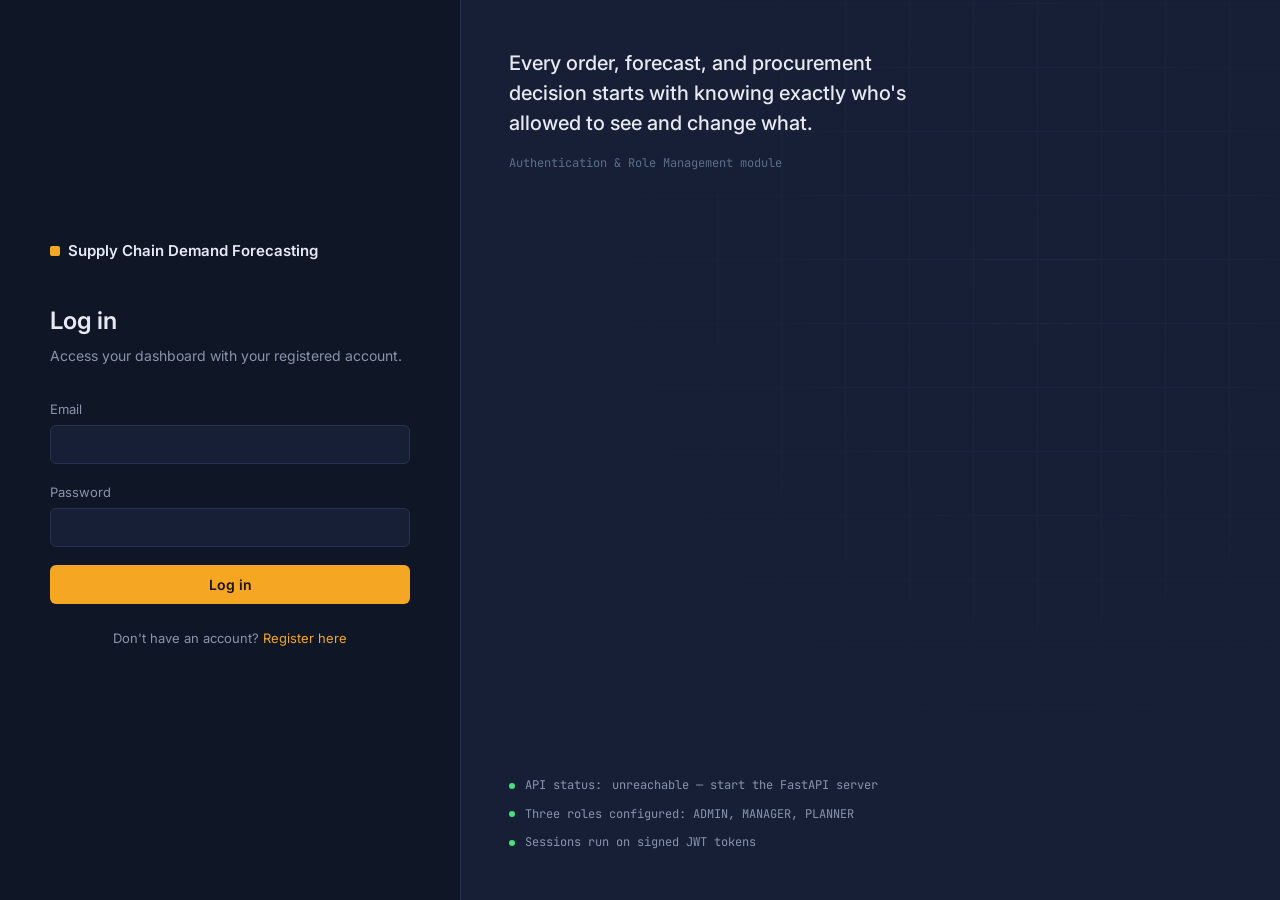
<file: frontend/index.html>
<!DOCTYPE html>
<html lang="en">
<head>
  <meta charset="UTF-8" />
  <meta name="viewport" content="width=device-width, initial-scale=1.0" />
  <title>Log in — Supply Chain Demand Forecasting System</title>
  <link rel="stylesheet" href="css/style.css" />
</head>
<body>

  <div class="auth-shell">

    <!-- Left: the login form -->
    <div class="auth-shell__form">
      <div class="auth-shell__form-inner">

        <div class="brand">
          <span class="brand__mark" aria-hidden="true"></span>
          <span class="brand__name">Supply Chain Demand Forecasting</span>
        </div>

        <h1 class="auth-title">Log in</h1>
        <p class="auth-subtitle">Access your dashboard with your registered account.</p>

        <div class="alert alert--error" id="error-alert" role="alert" hidden></div>

        <form id="login-form" novalidate>
          <div class="field">
            <label for="email">Email</label>
            <input type="email" id="email" name="email" autocomplete="email" required />
          </div>

          <div class="field">
            <label for="password">Password</label>
            <input type="password" id="password" name="password" autocomplete="current-password" required />
          </div>

          <button type="submit" class="btn" id="submit-btn">Log in</button>
        </form>

        <p class="auth-switch">
          Don't have an account? <a href="register.html">Register here</a>
        </p>

      </div>
    </div>

    <!-- Right: quiet contextual panel -->
    <div class="auth-shell__panel">
      <div class="panel-quote">
        <p class="panel-quote__text">
          Every order, forecast, and procurement decision starts with knowing
          exactly who's allowed to see and change what.
        </p>
        <p class="panel-quote__meta">Authentication &amp; Role Management module</p>
      </div>

      <div class="panel-status">
        <div class="panel-status__row"><span class="dot" aria-hidden="true"></span> API status: <span id="status-api">checking connection</span></div>
        <div class="panel-status__row"><span class="dot" aria-hidden="true"></span> Three roles configured: ADMIN, MANAGER, PLANNER</div>
        <div class="panel-status__row"><span class="dot" aria-hidden="true"></span> Sessions run on signed JWT tokens</div>
      </div>
    </div>

  </div>

  <script src="js/api.js"></script>
  <script src="js/login.js"></script>
</body>
</html>
</file>
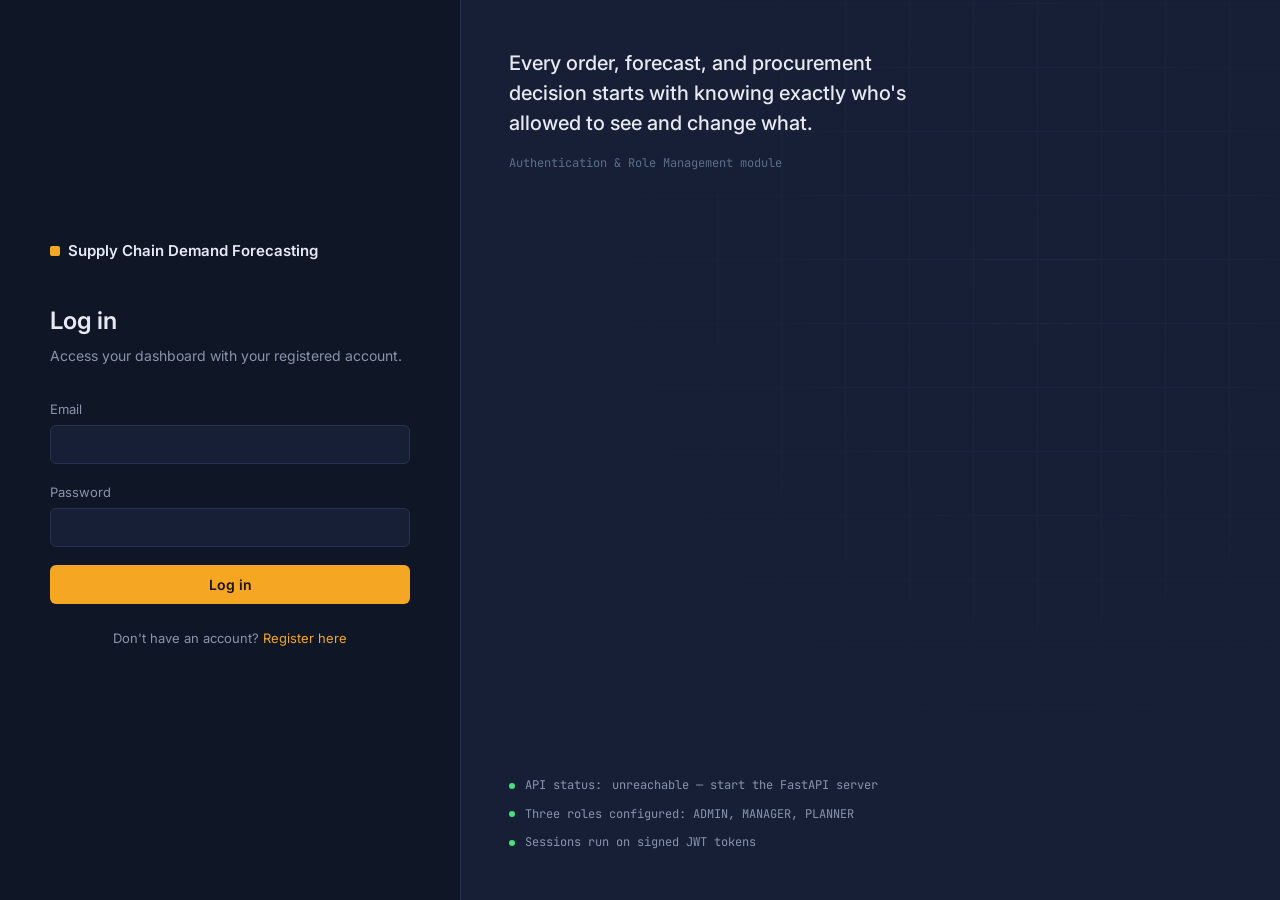
<file: frontend/dashboard.html>
<!DOCTYPE html>
<html lang="en">
<head>
  <meta charset="UTF-8" />
  <meta name="viewport" content="width=device-width, initial-scale=1.0" />
  <title>Dashboard — Supply Chain Demand Forecasting System</title>
  <link rel="stylesheet" href="css/style.css" />
</head>
<body>

  <header class="topbar">
    <div class="topbar__inner">
      <div class="brand">
        <span class="brand__mark" aria-hidden="true"></span>
        <span class="brand__name">Supply Chain Demand Forecasting</span>
      </div>
      <div class="topbar__user">
        <span class="topbar__user-name" id="topbar-name">—</span>
        <span class="role-badge" id="topbar-role" data-role="">—</span>
        <button class="btn btn--ghost btn--small" id="logout-btn">Log out</button>
      </div>
    </div>
  </header>

  <main class="main">

    <div class="alert alert--error" id="dashboard-error" role="alert" hidden></div>

    <!-- Profile summary, visible to every role -->
    <section class="section">
      <div class="section__header">
        <h2 class="section__title">Your profile</h2>
      </div>
      <div class="panel">
        <div class="stat-row" id="profile-stats">
          <div class="stat">
            <div class="stat__label">Loading</div>
            <div class="stat__value">…</div>
          </div>
        </div>
      </div>
    </section>

    <!-- Role-specific dashboard, filled in based on who's logged in -->
    <section class="section" id="role-section" hidden>
      <div class="section__header">
        <h2 class="section__title" id="role-section-title">Dashboard</h2>
        <span class="section__hint" id="role-section-hint"></span>
      </div>
      <div class="panel">
        <ul class="feature-list" id="role-feature-list"></ul>
      </div>
    </section>

    <!-- Admin-only user management table -->
    <section class="section" id="admin-section" hidden>
      <div class="section__header">
        <h2 class="section__title">User management</h2>
        <span class="section__hint">Admin only</span>
      </div>
      <div class="panel">
        <table class="data-table">
          <thead>
            <tr>
              <th>Name</th>
              <th>Email</th>
              <th>Role</th>
              <th>Status</th>
              <th>Joined</th>
              <th>Actions</th>
            </tr>
          </thead>
          <tbody id="users-table-body">
            <tr><td colspan="6" class="loading-row">Loading users…</td></tr>
          </tbody>
        </table>
      </div>
    </section>

  </main>

  <script src="js/api.js"></script>
  <script src="js/dashboard.js"></script>
</body>
</html>
</file>
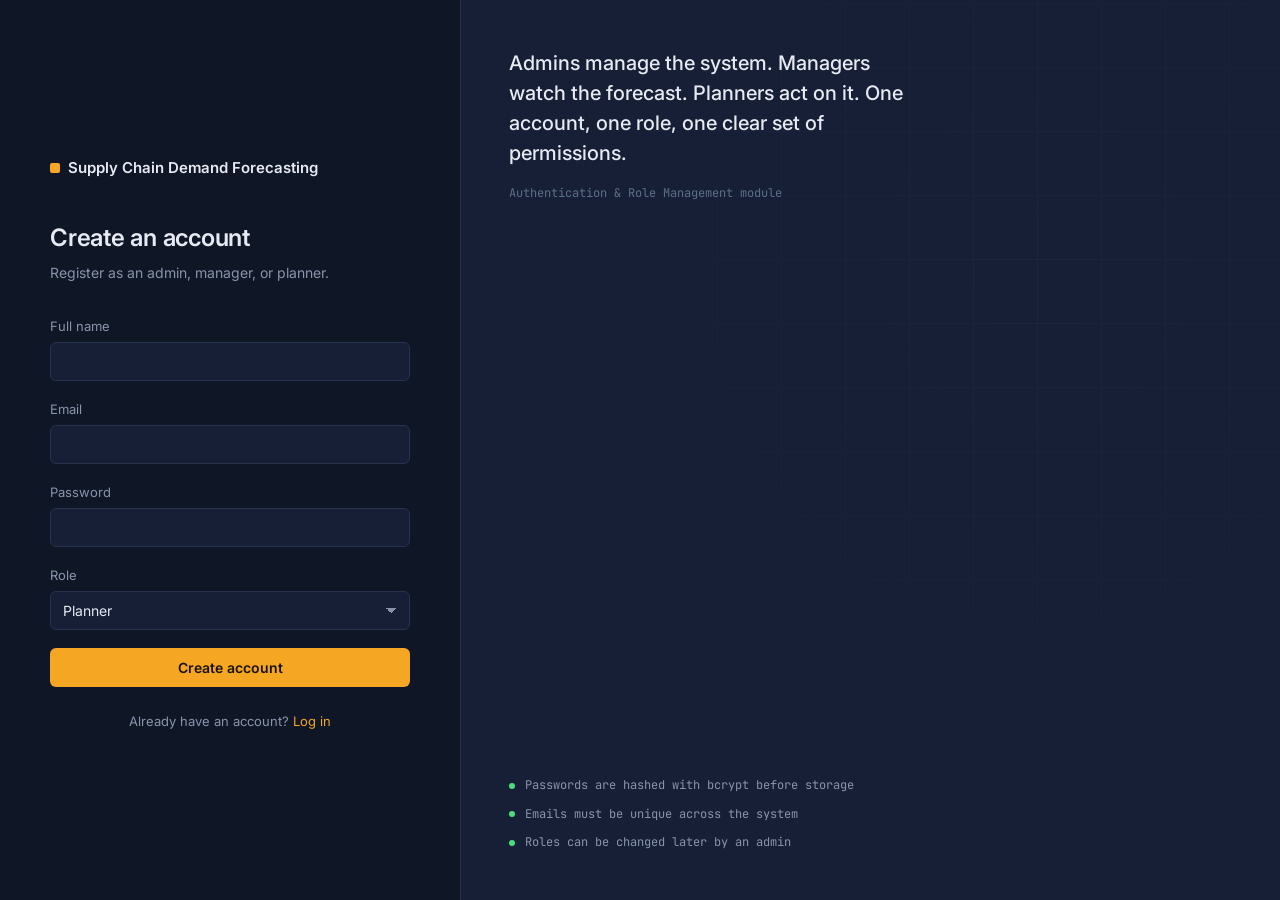
<file: frontend/register.html>
<!DOCTYPE html>
<html lang="en">
<head>
  <meta charset="UTF-8" />
  <meta name="viewport" content="width=device-width, initial-scale=1.0" />
  <title>Register — Supply Chain Demand Forecasting System</title>
  <link rel="stylesheet" href="css/style.css" />
</head>
<body>

  <div class="auth-shell">

    <div class="auth-shell__form">
      <div class="auth-shell__form-inner">

        <div class="brand">
          <span class="brand__mark" aria-hidden="true"></span>
          <span class="brand__name">Supply Chain Demand Forecasting</span>
        </div>

        <h1 class="auth-title">Create an account</h1>
        <p class="auth-subtitle">Register as an admin, manager, or planner.</p>

        <div class="alert alert--error" id="error-alert" role="alert" hidden></div>
        <div class="alert alert--success" id="success-alert" role="status" hidden></div>

        <form id="register-form" novalidate>
          <div class="field">
            <label for="full_name">Full name</label>
            <input type="text" id="full_name" name="full_name" autocomplete="name" required minlength="2" />
          </div>

          <div class="field">
            <label for="email">Email</label>
            <input type="email" id="email" name="email" autocomplete="email" required />
          </div>

          <div class="field">
            <label for="password">Password</label>
            <input type="password" id="password" name="password" autocomplete="new-password" required minlength="6" />
          </div>

          <div class="field">
            <label for="role">Role</label>
            <select id="role" name="role" required>
              <option value="PLANNER" selected>Planner</option>
              <option value="MANAGER">Manager</option>
              <option value="ADMIN">Admin</option>
            </select>
          </div>

          <button type="submit" class="btn" id="submit-btn">Create account</button>
        </form>

        <p class="auth-switch">
          Already have an account? <a href="index.html">Log in</a>
        </p>

      </div>
    </div>

    <div class="auth-shell__panel">
      <div class="panel-quote">
        <p class="panel-quote__text">
          Admins manage the system. Managers watch the forecast. Planners act
          on it. One account, one role, one clear set of permissions.
        </p>
        <p class="panel-quote__meta">Authentication &amp; Role Management module</p>
      </div>

      <div class="panel-status">
        <div class="panel-status__row"><span class="dot" aria-hidden="true"></span> Passwords are hashed with bcrypt before storage</div>
        <div class="panel-status__row"><span class="dot" aria-hidden="true"></span> Emails must be unique across the system</div>
        <div class="panel-status__row"><span class="dot" aria-hidden="true"></span> Roles can be changed later by an admin</div>
      </div>
    </div>

  </div>

  <script src="js/api.js"></script>
  <script src="js/register.js"></script>
</body>
</html>
</file>
<file: frontend/css/style.css>
/* ==========================================================================
   style.css
   Shared styles for the Supply Chain Demand Forecasting System frontend.
   Design tokens are declared once as CSS variables, then reused everywhere.
   ========================================================================== */

@import url('https://fonts.googleapis.com/css2?family=Inter:wght@400;500;600;700&family=JetBrains+Mono:wght@400;500&display=swap');

:root {
  /* --- Color tokens --- */
  --bg-deep: #0F1626;
  --bg-panel: #161F35;
  --bg-panel-raised: #1C2740;
  --border: #26324E;
  --border-strong: #37456A;

  --text-primary: #E7EAF2;
  --text-muted: #8994AC;
  --text-faint: #5c6f89;

  --accent: #F5A623;
  --accent-dim: #C97D1B;
  --accent-wash: rgba(245, 166, 35, 0.1);

  --success: #4ADE80;
  --success-wash: rgba(74, 222, 128, 0.1);
  --danger: #F1576B;
  --danger-wash: rgba(241, 87, 107, 0.1);
  
  /* --- Type tokens --- */
  --font-body: 'Inter', -apple-system, BlinkMacSystemFont, sans-serif;
  --font-mono: 'JetBrains Mono', 'SF Mono', Consolas, monospace;

  /* --- Layout tokens --- */
  --radius: 6px;
  --max-width: 1080px;
}

* {
  box-sizing: border-box;
}

html, body {
  margin: 0;
  padding: 0;
}

body {
  background: var(--bg-deep);
  color: var(--text-primary);
  font-family: var(--font-body);
  font-size: 15px;
  line-height: 1.55;
  -webkit-font-smoothing: antialiased;
}

a {
  color: var(--accent);
  text-decoration: none;
}
a:hover {
  text-decoration: underline;
}

/* Visible focus ring for keyboard users, on every interactive element */
a:focus-visible,
button:focus-visible,
input:focus-visible,
select:focus-visible {
  outline: 2px solid var(--accent);
  outline-offset: 2px;
}

@media (prefers-reduced-motion: reduce) {
  * {
    animation-duration: 0.001ms !important;
    transition-duration: 0.001ms !important;
  }
}

/* --------------------------------------------------------------------------
   Auth screens (login / register) — split layout
   -------------------------------------------------------------------------- */

.auth-shell {
  min-height: 100vh;
  display: grid;
  grid-template-columns: minmax(0, 460px) 1fr;
}

@media (max-width: 860px) {
  .auth-shell {
    grid-template-columns: 1fr;
  }
  .auth-shell__panel {
    display: none;
  }
}

.auth-shell__form {
  display: flex;
  flex-direction: column;
  justify-content: center;
  padding: 48px;
}

.auth-shell__form-inner {
  width: 100%;
  max-width: 360px;
  margin: 0 auto;
}

.brand {
  display: flex;
  align-items: baseline;
  gap: 8px;
  margin-bottom: 40px;
}

.brand__mark {
  width: 10px;
  height: 10px;
  background: var(--accent);
  border-radius: 2px;
  flex-shrink: 0;
}

.brand__name {
  font-weight: 600;
  font-size: 15px;
  color: var(--text-primary);
}

.brand__module {
  font-family: var(--font-mono);
  font-size: 12px;
  color: var(--text-faint);
}

h1.auth-title {
  font-size: 24px;
  font-weight: 600;
  margin: 0 0 6px 0;
  letter-spacing: -0.01em;
}

p.auth-subtitle {
  color: var(--text-muted);
  font-size: 14px;
  margin: 0 0 32px 0;
}

.field {
  margin-bottom: 18px;
}

.field label {
  display: block;
  font-size: 13px;
  color: var(--text-muted);
  margin-bottom: 6px;
}

.field input,
.field select {
  width: 100%;
  background: var(--bg-panel);
  border: 1px solid var(--border);
  border-radius: var(--radius);
  color: var(--text-primary);
  font-family: var(--font-body);
  font-size: 14px;
  padding: 10px 12px;
  transition: border-color 0.15s ease;
}

.field input:focus,
.field select:focus {
  border-color: var(--accent);
}

.field select {
  appearance: none;
  background-image: linear-gradient(45deg, transparent 50%, var(--text-muted) 50%),
                     linear-gradient(135deg, var(--text-muted) 50%, transparent 50%);
  background-position: calc(100% - 18px) center, calc(100% - 13px) center;
  background-size: 5px 5px, 5px 5px;
  background-repeat: no-repeat;
}

.btn {
  display: inline-flex;
  align-items: center;
  justify-content: center;
  gap: 8px;
  width: 100%;
  background: var(--accent);
  color: #1A1200;
  border: none;
  border-radius: var(--radius);
  font-family: var(--font-body);
  font-size: 14px;
  font-weight: 600;
  padding: 11px 16px;
  cursor: pointer;
  transition: background 0.15s ease;
}
.btn:hover {
  background: #FFB43D;
}
.btn:disabled {
  background: var(--border-strong);
  color: var(--text-faint);
  cursor: not-allowed;
}

.btn--ghost {
  background: transparent;
  border: 1px solid var(--border);
  color: var(--text-primary);
}
.btn--ghost:hover {
  background: var(--bg-panel-raised);
  border-color: var(--border-strong);
}

.btn--danger {
  background: var(--danger-wash);
  color: var(--danger);
  border: 1px solid rgba(241, 87, 107, 0.35);
}
.btn--danger:hover {
  background: rgba(241, 87, 107, 0.18);
}

.btn--small {
  width: auto;
  padding: 6px 12px;
  font-size: 13px;
}

.auth-switch {
  margin-top: 24px;
  font-size: 13px;
  color: var(--text-muted);
  text-align: center;
}

.alert {
  border-radius: var(--radius);
  padding: 10px 12px;
  font-size: 13px;
  margin-bottom: 18px;
  border: 1px solid transparent;
}
.alert--error {
  background: var(--danger-wash);
  border-color: rgba(241, 87, 107, 0.3);
  color: #FFB0BB;
}
.alert--success {
  background: var(--success-wash);
  border-color: rgba(74, 222, 128, 0.3);
  color: #A9F0C4;
}
.alert[hidden] {
  display: none;
}

/* Right-side texture panel — a quiet manifest / cargo-grid motif */
.auth-shell__panel {
  position: relative;
  background: var(--bg-panel);
  border-left: 1px solid var(--border);
  overflow: hidden;
  padding: 48px;
  display: flex;
  flex-direction: column;
  justify-content: space-between;
}

.auth-shell__panel::before {
  content: "";
  position: absolute;
  inset: 0;
  background-image:
    repeating-linear-gradient(0deg, var(--border) 0, var(--border) 1px, transparent 1px, transparent 64px),
    repeating-linear-gradient(90deg, var(--border) 0, var(--border) 1px, transparent 1px, transparent 64px);
  opacity: 0.35;
  mask-image: radial-gradient(ellipse at 70% 30%, black 0%, transparent 70%);
}

.panel-quote {
  position: relative;
  max-width: 420px;
}

.panel-quote__text {
  font-size: 20px;
  font-weight: 500;
  line-height: 1.5;
  color: var(--text-primary);
  margin: 0 0 16px 0;
}

.panel-quote__meta {
  font-family: var(--font-mono);
  font-size: 12px;
  color: var(--text-faint);
}

.panel-status {
  position: relative;
  display: flex;
  flex-direction: column;
  gap: 10px;
}

.panel-status__row {
  display: flex;
  align-items: center;
  gap: 10px;
  font-family: var(--font-mono);
  font-size: 12px;
  color: var(--text-muted);
}

.dot {
  width: 6px;
  height: 6px;
  border-radius: 50%;
  background: var(--success);
  flex-shrink: 0;
}

/* --------------------------------------------------------------------------
   Dashboard shell
   -------------------------------------------------------------------------- */

.topbar {
  border-bottom: 1px solid var(--border);
  background: var(--bg-panel);
}

.topbar__inner {
  max-width: var(--max-width);
  margin: 0 auto;
  padding: 16px 24px;
  display: flex;
  align-items: center;
  justify-content: space-between;
}

.role-badge {
  font-family: var(--font-mono);
  font-size: 11px;
  padding: 3px 8px;
  border-radius: 4px;
  border: 1px solid var(--border-strong);
  color: var(--text-muted);
}
.role-badge[data-role="ADMIN"] {
  color: var(--accent);
  border-color: rgba(245, 166, 35, 0.35);
  background: var(--accent-wash);
}
.role-badge[data-role="MANAGER"] {
  color: #7DD3FC;
  border-color: rgba(125, 211, 252, 0.35);
  background: rgba(125, 211, 252, 0.08);
}
.role-badge[data-role="PLANNER"] {
  color: var(--success);
  border-color: rgba(74, 222, 128, 0.35);
  background: var(--success-wash);
}

.topbar__user {
  display: flex;
  align-items: center;
  gap: 12px;
}

.topbar__user-name {
  font-size: 13px;
  color: var(--text-primary);
}

.main {
  max-width: var(--max-width);
  margin: 0 auto;
  padding: 32px 24px 64px;
}

.section {
  margin-bottom: 40px;
}

.section__header {
  display: flex;
  align-items: baseline;
  justify-content: space-between;
  margin-bottom: 16px;
}

.section__title {
  font-size: 16px;
  font-weight: 600;
  margin: 0;
}

.section__hint {
  font-size: 13px;
  color: var(--text-faint);
}

.panel {
  background: var(--bg-panel);
  border: 1px solid var(--border);
  border-radius: var(--radius);
}

.panel--padded {
  padding: 20px;
}

.stat-row {
  display: grid;
  grid-template-columns: repeat(auto-fit, minmax(160px, 1fr));
}

.stat {
  padding: 18px 20px;
  border-right: 1px solid var(--border);
}
.stat:last-child {
  border-right: none;
}

.stat__label {
  font-size: 12px;
  color: var(--text-faint);
  margin-bottom: 6px;
}

.stat__value {
  font-family: var(--font-mono);
  font-size: 20px;
  color: var(--text-primary);
}

.feature-list {
  list-style: none;
  margin: 0;
  padding: 0;
}

.feature-list li {
  padding: 12px 20px;
  border-top: 1px solid var(--border);
  font-size: 14px;
  color: var(--text-muted);
  display: flex;
  align-items: center;
  gap: 10px;
}
.feature-list li:first-child {
  border-top: none;
}

.feature-list li::before {
  content: "";
  width: 4px;
  height: 4px;
  border-radius: 50%;
  background: var(--text-faint);
  flex-shrink: 0;
}

table.data-table {
  width: 100%;
  border-collapse: collapse;
  font-size: 13px;
}

.data-table th {
  text-align: left;
  font-weight: 500;
  color: var(--text-faint);
  font-size: 12px;
  padding: 10px 20px;
  border-bottom: 1px solid var(--border);
}

.data-table td {
  padding: 12px 20px;
  border-bottom: 1px solid var(--border);
  color: var(--text-primary);
  vertical-align: middle;
}

.data-table tr:last-child td {
  border-bottom: none;
}

.data-table td.mono,
td.mono {
  font-family: var(--font-mono);
  color: var(--text-muted);
  font-size: 12px;
}

.table-actions {
  display: flex;
  gap: 8px;
  align-items: center;
}

.table-actions select {
  background: var(--bg-panel-raised);
  border: 1px solid var(--border);
  border-radius: 4px;
  color: var(--text-primary);
  font-size: 12px;
  padding: 5px 8px;
}

.status-pill {
  font-size: 11px;
  padding: 2px 8px;
  border-radius: 10px;
  font-family: var(--font-mono);
}
.status-pill--active {
  background: var(--success-wash);
  color: var(--success);
}
.status-pill--inactive {
  background: var(--danger-wash);
  color: var(--danger);
}

.empty-state {
  padding: 32px 20px;
  text-align: center;
  color: var(--text-faint);
  font-size: 13px;
}

.loading-row {
  padding: 20px;
  color: var(--text-faint);
  font-size: 13px;
  font-family: var(--font-mono);
}
</file>
